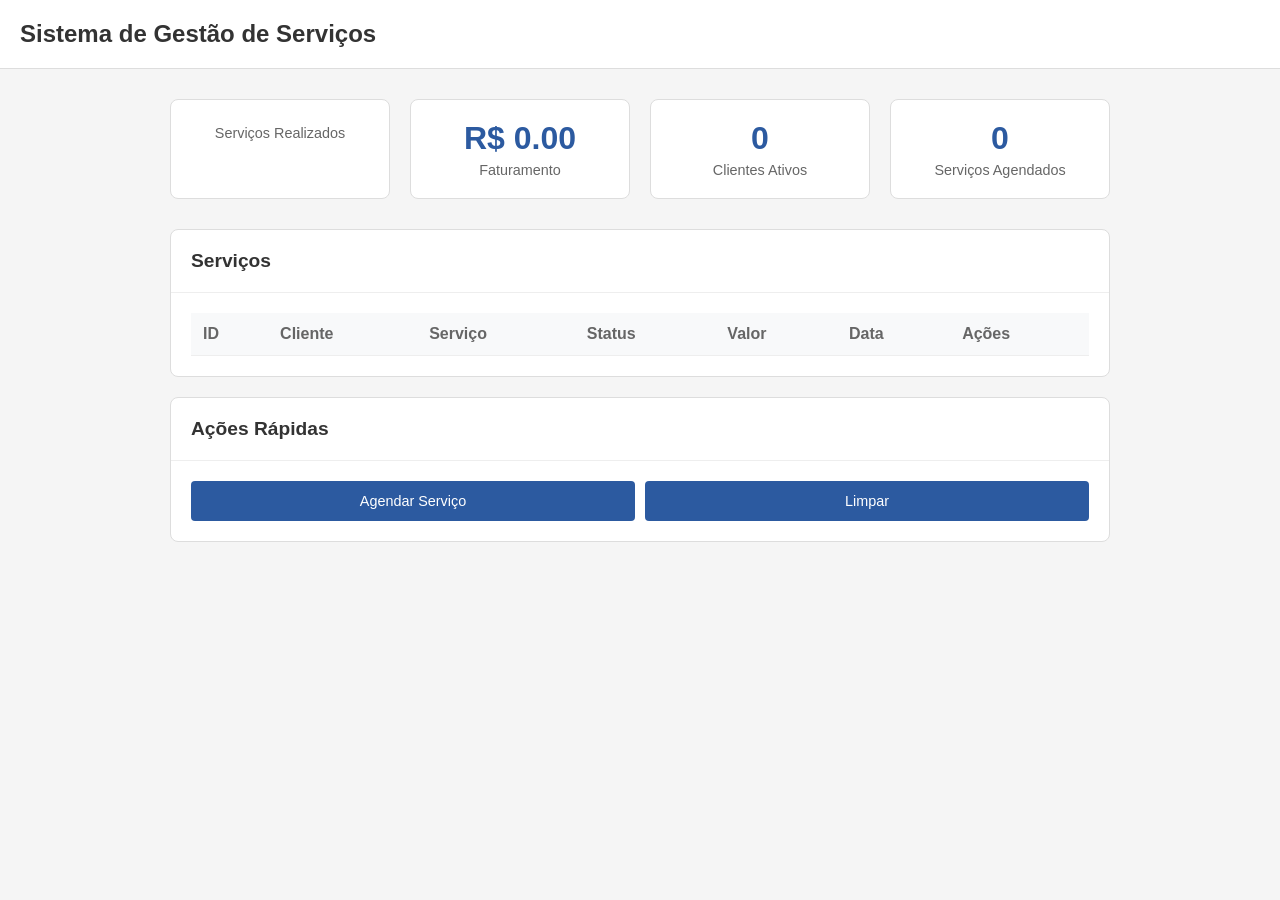
<file: index.html>
<!DOCTYPE html>
<html lang="pt-BR">
<head>
    <meta charset="UTF-8">
    <meta name="viewport" content="width=device-width, initial-scale=1.0">
    <title>Dashboard - Sistema de Gerenciamento de Pedidos</title>
    <link rel="stylesheet" href="/assets/css/_theme.css">
</head>
<body>
    <header class="header">
        <div class="logo">Sistema de Gestão de Serviços</div>
        <div class="user-info"></div>
    </header>

    <main class="main-content">
        <!-- Estatísticas -->
        <div class="stats">
            <div class="stat-card">
                <div class="stat-number"></div>
                <div class="stat-label">Serviços Realizados</div>
            </div>
            <div class="stat-card">
                <div class="stat-fat">0</div>
                <div class="stat-label">Faturamento</div>
            </div>
            <div class="stat-card">
                <div class="stat-clients"></div>
                <div class="stat-label">Clientes Ativos</div>
            </div>
            <div class="stat-card">
                <div class="stat-agends"></div>
                <div class="stat-label">Serviços Agendados</div>
            </div>
        </div>

        <!-- Solicitações Recentes -->
        <div class="section">
            <div class="section-header">Serviços</div>
            <div class="section-content">
                <table class="table">
                    <thead>
                        <tr>
                            <th>ID</th>
                            <th>Cliente</th>
                            <th>Serviço</th>
                            <th>Status</th>
                            <th>Valor</th>
                            <th>Data</th>
                            <th>Ações</th>
                        </tr>
                    </thead>
                    <tbody id="serviceTableBody">
                       
                    </tbody>
                </table>
            </div>
        </div>

        <!-- Ações Rápidas -->
        <div class="section">
            <div class="section-header">Ações Rápidas</div>
            <div class="section-content">
                <div class="actions">
                    <a href="app.html" class="action-btn">Agendar Serviço</a>
                    <button class="action-btn" id="remove-services">Limpar</button>
                </div>
            </div>
        </div>
    </main>
    <script src="/assets/js/app.js"></script>
    <script src="/assets/js/dashboard.js"></script>
</body>
</html>
</file>
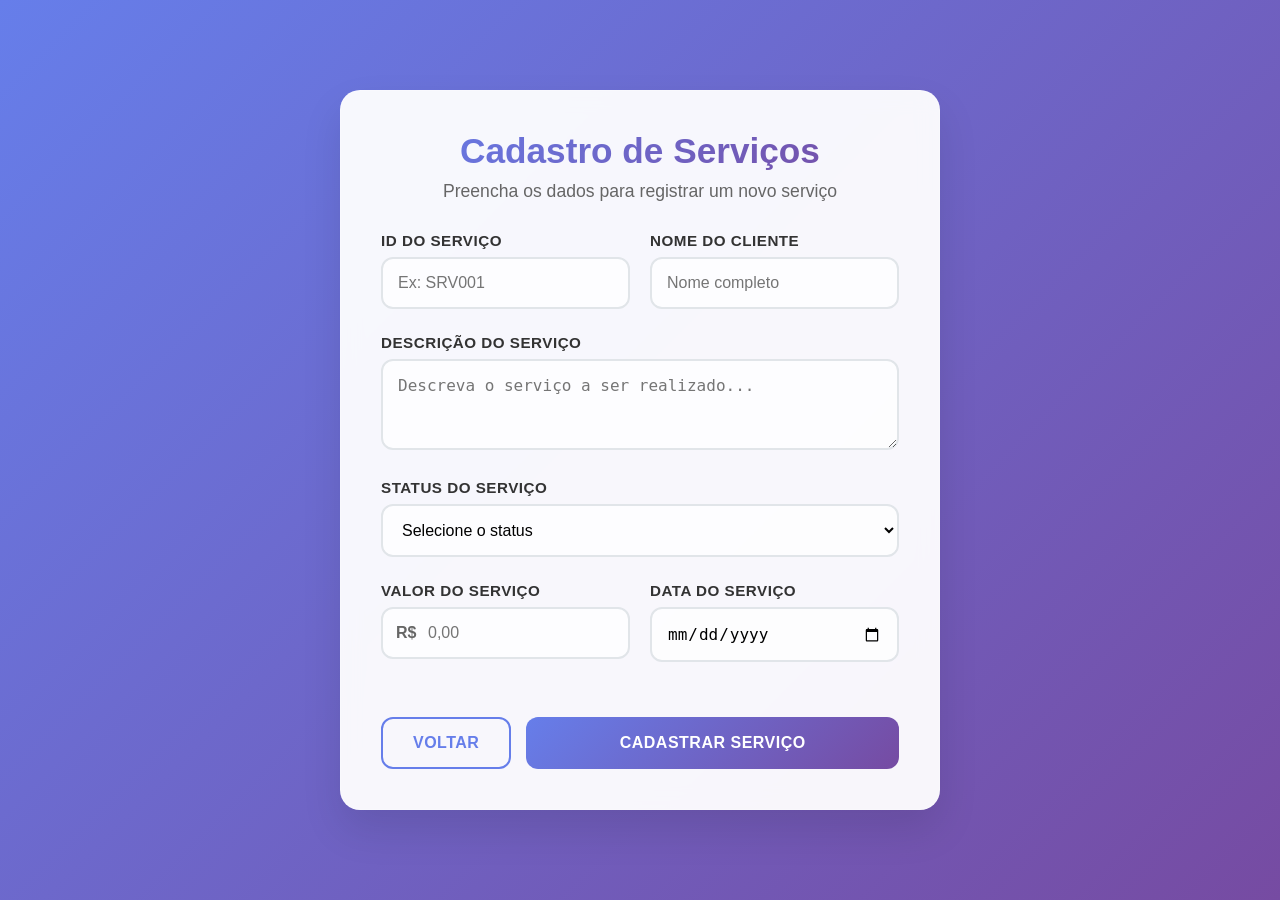
<file: app.html>
<!DOCTYPE html>
<html lang="pt-BR">
<head>
    <meta charset="UTF-8">
    <meta name="viewport" content="width=device-width, initial-scale=1.0">
    <title>Cadastro de Serviços</title>
    <style>
        * {
            margin: 0;
            padding: 0;
            box-sizing: border-box;
        }

        body {
            font-family: 'Segoe UI', Tahoma, Geneva, Verdana, sans-serif;
            background: linear-gradient(135deg, #667eea 0%, #764ba2 100%);
            min-height: 100vh;
            display: flex;
            align-items: center;
            justify-content: center;
            padding: 20px;
        }

        .container {
            background: rgba(255, 255, 255, 0.95);
            backdrop-filter: blur(10px);
            border-radius: 20px;
            padding: 40px;
            box-shadow: 0 20px 40px rgba(0, 0, 0, 0.1);
            width: 100%;
            max-width: 600px;
            border: 1px solid rgba(255, 255, 255, 0.2);
        }

        .form-header {
            text-align: center;
            margin-bottom: 30px;
        }

        .form-header h1 {
            color: #333;
            font-size: 2.2em;
            margin-bottom: 10px;
            background: linear-gradient(135deg, #667eea, #764ba2);
            -webkit-background-clip: text;
            -webkit-text-fill-color: transparent;
            background-clip: text;
        }

        .form-header p {
            color: #666;
            font-size: 1.1em;
        }

        .form-group {
            margin-bottom: 25px;
            position: relative;
        }

        .form-row {
            display: grid;
            grid-template-columns: 1fr 1fr;
            gap: 20px;
        }

        label {
            display: block;
            margin-bottom: 8px;
            color: #333;
            font-weight: 600;
            font-size: 0.95em;
            text-transform: uppercase;
            letter-spacing: 0.5px;
        }

        input, select, textarea {
            width: 100%;
            padding: 15px;
            border: 2px solid #e1e5e9;
            border-radius: 12px;
            font-size: 16px;
            transition: all 0.3s ease;
            background: rgba(255, 255, 255, 0.8);
        }

        input:focus, select:focus, textarea:focus {
            outline: none;
            border-color: #667eea;
            box-shadow: 0 0 0 3px rgba(102, 126, 234, 0.1);
            transform: translateY(-2px);
        }

        input:hover, select:hover, textarea:hover {
            border-color: #a0a8eb;
        }

        select {
            cursor: pointer;
        }

        .currency-input {
            position: relative;
        }

        .currency-input::before {
            content: 'R$';
            position: absolute;
            left: 15px;
            top: 50%;
            transform: translateY(-50%);
            color: #666;
            font-weight: 600;
            z-index: 1;
        }

        .currency-input input {
            padding-left: 45px;
        }

        .btn-container {
            display: flex;
            gap: 15px;
            margin-top: 30px;
        }

        .btn {
            flex: 1;
            padding: 15px 30px;
            border: none;
            border-radius: 12px;
            font-size: 16px;
            font-weight: 600;
            cursor: pointer;
            transition: all 0.3s ease;
            text-transform: uppercase;
            letter-spacing: 0.5px;
        }

        .btn-primary {
            background: linear-gradient(135deg, #667eea, #764ba2);
            color: white;
        }

        .btn-primary:hover {
            transform: translateY(-3px);
            box-shadow: 0 10px 25px rgba(102, 126, 234, 0.3);
        }

        .btn-secondary {
            background: transparent;
            color: #667eea;
            border: 2px solid #667eea;
        }

        .btn-secondary:hover {
            background: #667eea;
            color: white;
            transform: translateY(-3px);
        }

        .status-options {
            display: flex;
            gap: 15px;
            margin-top: 8px;
        }

        .status-option {
            flex: 1;
            position: relative;
        }

        .status-option input[type="radio"] {
            display: none;
        }

        .status-option label {
            display: block;
            padding: 12px;
            text-align: center;
            border: 2px solid #e1e5e9;
            border-radius: 8px;
            cursor: pointer;
            transition: all 0.3s ease;
            margin-bottom: 0;
            text-transform: none;
            letter-spacing: normal;
            font-weight: 500;
        }

        .status-option input[type="radio"]:checked + label {
            border-color: #667eea;
            background: rgba(102, 126, 234, 0.1);
            color: #667eea;
        }

        .success-message {
            background: linear-gradient(135deg, #56ab2f, #a8e6cf);
            color: white;
            padding: 20px;
            border-radius: 12px;
            text-align: center;
            margin-top: 20px;
            display: none;
            animation: fadeIn 0.5s ease;
        }

        @keyframes fadeIn {
            from { opacity: 0; transform: translateY(20px); }
            to { opacity: 1; transform: translateY(0); }
        }

        @media (max-width: 768px) {
            .container {
                padding: 25px;
                margin: 10px;
            }

            .form-row {
                grid-template-columns: 1fr;
            }

            .btn-container {
                flex-direction: column;
            }

            .status-options {
                flex-direction: column;
            }
        }
    </style>
</head>
<body>
    <div class="container">
        <div class="form-header">
            <h1>Cadastro de Serviços</h1>
            <p>Preencha os dados para registrar um novo serviço</p>
        </div>

        <form id="serviceForm">
            <div class="form-row">
                <div class="form-group">
                    <label for="id">ID do Serviço</label>
                    <input type="text" id="id" name="id" required placeholder="Ex: SRV001">
                </div>

                <div class="form-group">
                    <label for="nome">Nome do Cliente</label>
                    <input type="text" id="nome" name="nome" required placeholder="Nome completo">
                </div>
            </div>

            <div class="form-group">
                <label for="servico">Descrição do Serviço</label>
                <textarea id="servico" name="servico" rows="3" required placeholder="Descreva o serviço a ser realizado..."></textarea>
            </div>

            <div class="form-group">
                <label for="status">Status do Serviço</label>
                <select id="status" name="status" required>
                    <option value="">Selecione o status</option>
                    <option value="pendente">Pendente</option>
                    <option value="andamento">Em Andamento</option>
                    <option value="concluido">Concluído</option>
                </select>
            </div>

            <div class="form-row">
                <div class="form-group">
                    <label for="valor">Valor do Serviço</label>
                    <div class="currency-input">
                        <input type="number" id="valor" name="valor" step="0.01" min="0" required placeholder="0,00">
                    </div>
                </div>

                <div class="form-group">
                    <label for="data">Data do Serviço</label>
                    <input type="date" id="data" name="data" required>
                </div>
            </div>

            <div class="btn-container">
                <a href="index.html"><button type="button" class="btn btn-secondary">Voltar</button></a>
                <button type="submit" class="btn btn-primary">Cadastrar Serviço</button>
            </div>
        </form>

        <div id="successMessage" class="success-message">
            <h3>✅ Serviço cadastrado com sucesso!</h3>
            <p>O serviço foi registrado no sistema.</p>
        </div>
    </div>
<script src="assets/js/app.js"></script>
</body>
</html>
</file>
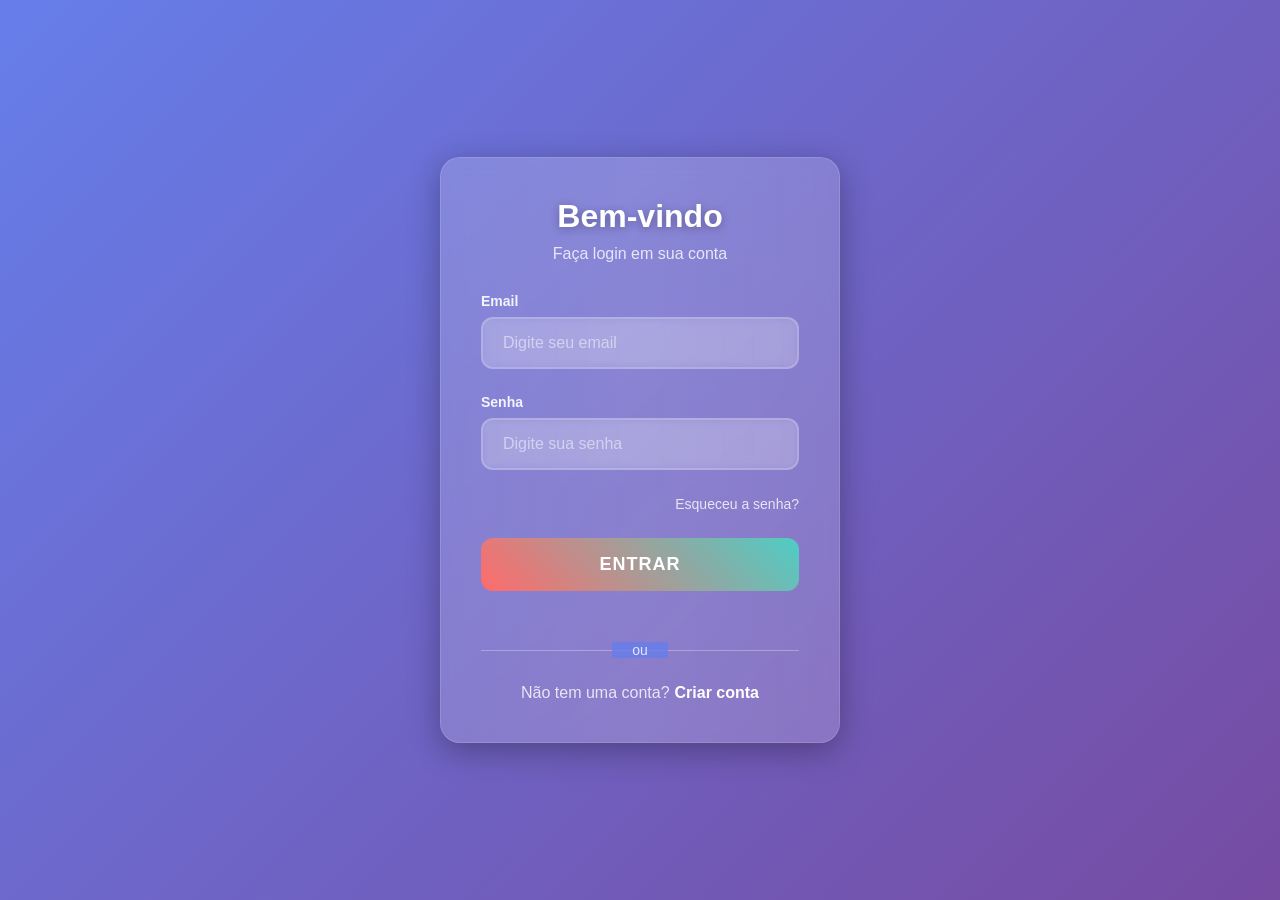
<file: login.html>
<!DOCTYPE html>
<html lang="pt-BR">
<head>
    <meta charset="UTF-8">
    <meta name="viewport" content="width=device-width, initial-scale=1.0">
    <title>Login</title>
    <link rel="stylesheet" href="/assets/css/register.css">
</head>
<body>
    <div class="container">
        <div class="form-header">
            <h1>Bem-vindo</h1>
            <p>Faça login em sua conta</p>
        </div>

        <form class="form">
            <div class="input-group">
                <label for="email">Email</label>
                <input type="email" id="email" name="email" placeholder="Digite seu email" required>
            </div>

            <div class="input-group">
                <label for="password">Senha</label>
                <input type="password" id="password" name="password" placeholder="Digite sua senha" required>
            </div>

            <div class="forgot-password">
                <a href="#">Esqueceu a senha?</a>
            </div>

            <button class="submit-btn">Entrar</button>
        </form>

        <div class="divider">
            <span>ou</span>
        </div>

        <div class="register-link">
            <p>Não tem uma conta?<a href="registro.html">Criar conta</a></p>
        </div>
    </div>
    <script src="/assets/js/login.js"></script>
</body>
</html>
</file>
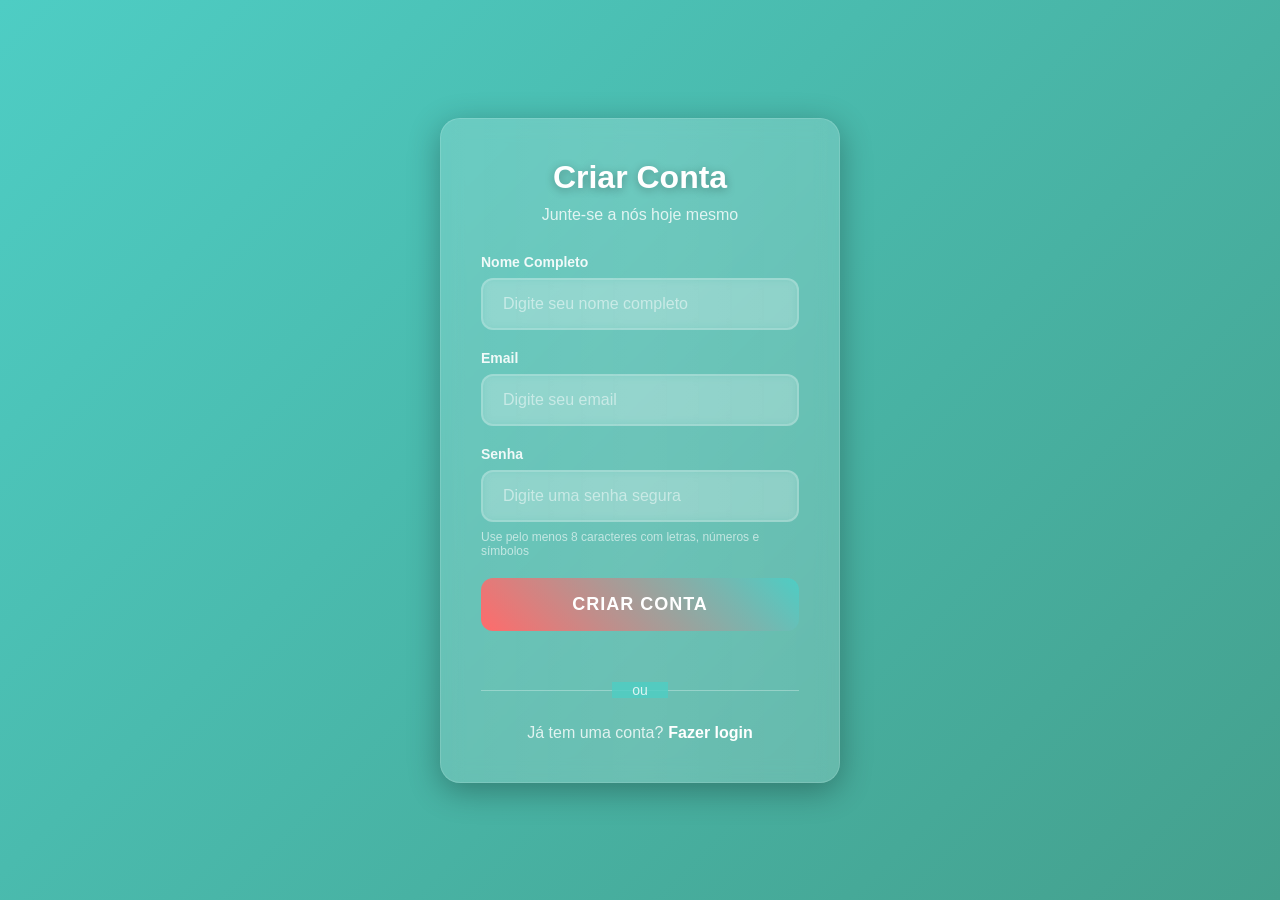
<file: registro.html>
<!DOCTYPE html>
<html lang="pt-BR">
<head>
    <meta charset="UTF-8">
    <meta name="viewport" content="width=device-width, initial-scale=1.0">
    <title>Registro</title>
    <link rel="stylesheet" href="/assets/css/login.css">
</head>
<body>
    <div class="container">
        <div class="form-header">
            <h1>Criar Conta</h1>
            <p>Junte-se a nós hoje mesmo</p>
        </div>

        <form class="form">
            <div class="input-group">
                <label for="name">Nome Completo</label>
                <input type="text" id="name" name="name" placeholder="Digite seu nome completo" required>
            </div>

            <div class="input-group">
                <label for="email">Email</label>
                <input type="email" id="email" name="email" placeholder="Digite seu email" required>
            </div>

            <div class="input-group">
                <label for="password">Senha</label>
                <input type="password" id="password" name="password" placeholder="Digite uma senha segura" required>
                <div class="password-strength">
                    Use pelo menos 8 caracteres com letras, números e símbolos
                </div>
            </div>

            <button class="submit-btn">Criar Conta</button>
        </form>

        <div class="divider">
            <span>ou</span>
        </div>

        <div class="login-link">
            <p>Já tem uma conta?<a href="login.html">Fazer login</a></p>
        </div>
    </div>
    <script src="/assets/js/register.js"></script>
</body>
</html>
</file>
<file: assets/css/_theme.css>
* {
            margin: 0;
            padding: 0;
            box-sizing: border-box;
        }

        body {
            font-family: Arial, sans-serif;
            background: #f5f5f5;
            color: #333;
        }

        .header {
            background: white;
            padding: 20px;
            border-bottom: 1px solid #ddd;
            display: flex;
            justify-content: space-between;
            align-items: center;
        }

        .logo {
            font-size: 1.5rem;
            font-weight: bold;
        }

        .user-info {
            font-size: 0.9rem;
            color: #666;
        }

        .main-content {
            padding: 30px;
            max-width: 1000px;
            margin: 0 auto;
        }

        .stats {
            display: grid;
            grid-template-columns: repeat(auto-fit, minmax(200px, 1fr));
            gap: 20px;
            margin-bottom: 30px;
        }

        .stat-card {
            background: white;
            padding: 20px;
            border-radius: 8px;
            border: 1px solid #ddd;
            text-align: center;
        }

        .stat-number {
            font-size: 2rem;
            font-weight: bold;
            color: #2c5aa0;
            margin-bottom: 5px;
        }

        .stat-fat {
            font-size: 2rem;
            font-weight: bold;
            color: #2c5aa0;
            margin-bottom: 5px;
        }

        .stat-label {
            color: #666;
            font-size: 0.9rem;
        }

        .section {
            background: white;
            border-radius: 8px;
            border: 1px solid #ddd;
            margin-bottom: 20px;
        }

        .section-header {
            padding: 20px;
            border-bottom: 1px solid #eee;
            font-size: 1.2rem;
            font-weight: bold;
        }

        .section-content {
            padding: 20px;
        }

        .table {
            width: 100%;
            border-collapse: collapse;
        }

        .table th,
        .table td {
            text-align: left;
            padding: 12px;
            border-bottom: 1px solid #eee;
        }

        .table th {
            background: #f8f9fa;
            font-weight: bold;
            color: #666;
        }

        .status {
            padding: 4px 8px;
            border-radius: 4px;
            font-size: 0.8rem;
            font-weight: bold;
        }

        .status.pending { background: #e3f2fd; color: #1976d2; }
        .status.processing { background: #fff3e0; color: #f57c00; }
        .completed { background: #e8f5e8; color: #388e3c; }
        .status.shipped { background: #f3e5f5; color: #7b1fa2; }

        .actions {
            display: grid;
            grid-template-columns: repeat(auto-fit, minmax(150px, 1fr));
            gap: 10px;
        }

        .action-btn {
            background: #2c5aa0;
            color: white;
            padding: 12px 16px;
            border: none;
            border-radius: 4px;
            cursor: pointer;
            text-decoration: none;
            display: block;
            text-align: center;
            font-size: 0.9rem;
        }

        .action-btn:hover {
            background: #1e3d72;
        }


        .action-buttons {
            display: flex;
            gap: 5px;
            flex-wrap: wrap;
        }

        .btn-complete, .btn-edit {
            padding: 6px 12px;
            border: none;
            border-radius: 4px;
            cursor: pointer;
            font-size: 0.8rem;
            font-weight: bold;
        }

        .btn-complete {
            background: #28a745;
            color: white;
        }

        .btn-complete:hover:not(:disabled) {
            background: #218838;
        }

        .btn-complete:disabled {
            background: #ccc;
            cursor: not-allowed;
        }

        .btn-edit {
            background: #ffc107;
            color: #212529;
        }

        .btn-edit:hover {
            background: #e0a800;
        }

        /* Responsivo */
        @media (max-width: 768px) {
            .header {
                flex-direction: column;
                gap: 10px;
                text-align: center;
            }

            .main-content {
                padding: 20px;
            }

            .stats {
                grid-template-columns: 1fr;
            }

            .table {
                font-size: 0.8rem;
            }

            .actions {
                grid-template-columns: 1fr;
            }
        }

        .btn-concluir {
    background-color: #28a745;
    color: white;
    border: none;
    padding: 5px 10px;
    border-radius: 5px;
    cursor: pointer;
}

 .btn-remove {
    background-color: #a72828;
    color: white;
    border: none;
    padding: 5px 10px;
    border-radius: 5px;
    cursor: pointer;
}
</file>
<file: assets/css/register.css>
* {
            margin: 0;
            padding: 0;
            box-sizing: border-box;
        }

        body {
            font-family: 'Arial', sans-serif;
            background: linear-gradient(135deg, #667eea 0%, #764ba2 100%);
            min-height: 100vh;
            display: flex;
            align-items: center;
            justify-content: center;
            padding: 20px;
        }

        .container {
            background: rgba(255, 255, 255, 0.1);
            backdrop-filter: blur(10px);
            border-radius: 20px;
            padding: 40px;
            width: 100%;
            max-width: 400px;
            box-shadow: 0 8px 32px rgba(0, 0, 0, 0.3);
            border: 1px solid rgba(255, 255, 255, 0.2);
            position: relative;
            overflow: hidden;
            animation: slideIn 0.6s ease-out;
        }

        @keyframes slideIn {
            from {
                opacity: 0;
                transform: translateY(-30px);
            }
            to {
                opacity: 1;
                transform: translateY(0);
            }
        }

        .container::before {
            content: '';
            position: absolute;
            top: -50%;
            left: -50%;
            width: 200%;
            height: 200%;
            background: linear-gradient(45deg, transparent, rgba(255, 255, 255, 0.1), transparent);
            transform: rotate(45deg);
            animation: shimmer 3s infinite;
        }

        @keyframes shimmer {
            0% { transform: translateX(-100%) translateY(-100%) rotate(45deg); }
            100% { transform: translateX(100%) translateY(100%) rotate(45deg); }
        }

        .form-header {
            text-align: center;
            margin-bottom: 30px;
            position: relative;
            z-index: 1;
        }

        .form-header h1 {
            color: white;
            font-size: 32px;
            font-weight: 700;
            margin-bottom: 10px;
            text-shadow: 0 2px 10px rgba(0, 0, 0, 0.3);
        }

        .form-header p {
            color: rgba(255, 255, 255, 0.8);
            font-size: 16px;
        }

        .form {
            position: relative;
            z-index: 1;
        }

        .input-group {
            margin-bottom: 25px;
            position: relative;
        }

        .input-group label {
            display: block;
            color: rgba(255, 255, 255, 0.9);
            font-size: 14px;
            margin-bottom: 8px;
            font-weight: 600;
        }

        .input-group input {
            width: 100%;
            padding: 15px 20px;
            background: rgba(255, 255, 255, 0.1);
            border: 2px solid rgba(255, 255, 255, 0.2);
            border-radius: 12px;
            color: white;
            font-size: 16px;
            transition: all 0.3s ease;
            backdrop-filter: blur(5px);
        }

        .input-group input::placeholder {
            color: rgba(255, 255, 255, 0.5);
        }

        .input-group input:focus {
            outline: none;
            border-color: rgba(255, 255, 255, 0.5);
            background: rgba(255, 255, 255, 0.15);
            transform: translateY(-2px);
            box-shadow: 0 8px 25px rgba(0, 0, 0, 0.2);
        }

        .forgot-password {
            text-align: right;
            margin-bottom: 25px;
        }

        .forgot-password a {
            color: rgba(255, 255, 255, 0.8);
            text-decoration: none;
            font-size: 14px;
            transition: color 0.3s ease;
        }

        .forgot-password a:hover {
            color: white;
            text-shadow: 0 0 10px rgba(255, 255, 255, 0.5);
        }

        .submit-btn {
            width: 100%;
            padding: 16px;
            background: linear-gradient(45deg, #ff6b6b, #4ecdc4);
            border: none;
            border-radius: 12px;
            color: white;
            font-size: 18px;
            font-weight: 700;
            cursor: pointer;
            transition: all 0.3s ease;
            text-transform: uppercase;
            letter-spacing: 1px;
            margin-bottom: 25px;
            position: relative;
            overflow: hidden;
        }

        .submit-btn::before {
            content: '';
            position: absolute;
            top: 0;
            left: -100%;
            width: 100%;
            height: 100%;
            background: linear-gradient(90deg, transparent, rgba(255, 255, 255, 0.2), transparent);
            transition: left 0.5s;
        }

        .submit-btn:hover::before {
            left: 100%;
        }

        .submit-btn:hover {
            transform: translateY(-2px);
            box-shadow: 0 10px 25px rgba(0, 0, 0, 0.3);
            background: linear-gradient(45deg, #ff5252, #26c6da);
        }

        .submit-btn:active {
            transform: translateY(0);
        }

        .divider {
            text-align: center;
            margin: 25px 0;
            position: relative;
        }

        .divider::before {
            content: '';
            position: absolute;
            top: 50%;
            left: 0;
            right: 0;
            height: 1px;
            background: rgba(255, 255, 255, 0.3);
        }

        .divider span {
            background: rgba(102, 126, 234, 0.8);
            padding: 0 20px;
            color: rgba(255, 255, 255, 0.8);
            font-size: 14px;
            position: relative;
        }

        .register-link {
            text-align: center;
        }

        .register-link p {
            color: rgba(255, 255, 255, 0.8);
            font-size: 16px;
        }

        .register-link a {
            color: white;
            text-decoration: none;
            font-weight: 700;
            margin-left: 5px;
            transition: all 0.3s ease;
            position: relative;
        }

        .register-link a::after {
            content: '';
            position: absolute;
            bottom: -2px;
            left: 0;
            width: 0;
            height: 2px;
            background: white;
            transition: width 0.3s ease;
        }

        .register-link a:hover::after {
            width: 100%;
        }

        .register-link a:hover {
            text-shadow: 0 0 10px rgba(255, 255, 255, 0.5);
        }

        @media (max-width: 480px) {
            .container {
                padding: 30px 25px;
                margin: 10px;
            }
            
            .form-header h1 {
                font-size: 28px;
            }
        }
</file>
<file: assets/css/login.css>
* {
            margin: 0;
            padding: 0;
            box-sizing: border-box;
        }

        body {
            font-family: 'Arial', sans-serif;
            background: linear-gradient(135deg, #4ecdc4 0%, #44a08d 100%);
            min-height: 100vh;
            display: flex;
            align-items: center;
            justify-content: center;
            padding: 20px;
        }

        .container {
            background: rgba(255, 255, 255, 0.1);
            backdrop-filter: blur(10px);
            border-radius: 20px;
            padding: 40px;
            width: 100%;
            max-width: 400px;
            box-shadow: 0 8px 32px rgba(0, 0, 0, 0.3);
            border: 1px solid rgba(255, 255, 255, 0.2);
            position: relative;
            overflow: hidden;
            animation: slideIn 0.6s ease-out;
        }

        @keyframes slideIn {
            from {
                opacity: 0;
                transform: translateY(-30px);
            }
            to {
                opacity: 1;
                transform: translateY(0);
            }
        }

        .container::before {
            content: '';
            position: absolute;
            top: -50%;
            left: -50%;
            width: 200%;
            height: 200%;
            background: linear-gradient(45deg, transparent, rgba(255, 255, 255, 0.1), transparent);
            transform: rotate(45deg);
            animation: shimmer 3s infinite;
        }

        @keyframes shimmer {
            0% { transform: translateX(-100%) translateY(-100%) rotate(45deg); }
            100% { transform: translateX(100%) translateY(100%) rotate(45deg); }
        }

        .form-header {
            text-align: center;
            margin-bottom: 30px;
            position: relative;
            z-index: 1;
        }

        .form-header h1 {
            color: white;
            font-size: 32px;
            font-weight: 700;
            margin-bottom: 10px;
            text-shadow: 0 2px 10px rgba(0, 0, 0, 0.3);
        }

        .form-header p {
            color: rgba(255, 255, 255, 0.8);
            font-size: 16px;
        }

        .form {
            position: relative;
            z-index: 1;
        }

        .input-group {
            margin-bottom: 20px;
            position: relative;
        }

        .input-group label {
            display: block;
            color: rgba(255, 255, 255, 0.9);
            font-size: 14px;
            margin-bottom: 8px;
            font-weight: 600;
        }

        .input-group input {
            width: 100%;
            padding: 15px 20px;
            background: rgba(255, 255, 255, 0.1);
            border: 2px solid rgba(255, 255, 255, 0.2);
            border-radius: 12px;
            color: white;
            font-size: 16px;
            transition: all 0.3s ease;
            backdrop-filter: blur(5px);
        }

        .input-group input::placeholder {
            color: rgba(255, 255, 255, 0.5);
        }

        .input-group input:focus {
            outline: none;
            border-color: rgba(255, 255, 255, 0.5);
            background: rgba(255, 255, 255, 0.15);
            transform: translateY(-2px);
            box-shadow: 0 8px 25px rgba(0, 0, 0, 0.2);
        }

        .checkbox-group {
            display: flex;
            align-items: flex-start;
            margin-bottom: 25px;
            gap: 12px;
        }

        .checkbox-group input[type="checkbox"] {
            width: 20px;
            height: 20px;
            margin: 0;
            accent-color: #4ecdc4;
            cursor: pointer;
        }

        .checkbox-group label {
            color: rgba(255, 255, 255, 0.8);
            font-size: 14px;
            line-height: 1.4;
            cursor: pointer;
            margin: 0;
        }

        .checkbox-group a {
            color: white;
            text-decoration: underline;
            transition: color 0.3s ease;
        }

        .checkbox-group a:hover {
            color: #4ecdc4;
        }

        .submit-btn {
            width: 100%;
            padding: 16px;
            background: linear-gradient(45deg, #ff6b6b, #4ecdc4);
            border: none;
            border-radius: 12px;
            color: white;
            font-size: 18px;
            font-weight: 700;
            cursor: pointer;
            transition: all 0.3s ease;
            text-transform: uppercase;
            letter-spacing: 1px;
            margin-bottom: 25px;
            position: relative;
            overflow: hidden;
        }

        .submit-btn::before {
            content: '';
            position: absolute;
            top: 0;
            left: -100%;
            width: 100%;
            height: 100%;
            background: linear-gradient(90deg, transparent, rgba(255, 255, 255, 0.2), transparent);
            transition: left 0.5s;
        }

        .submit-btn:hover::before {
            left: 100%;
        }

        .submit-btn:hover {
            transform: translateY(-2px);
            box-shadow: 0 10px 25px rgba(0, 0, 0, 0.3);
            background: linear-gradient(45deg, #ff5252, #26c6da);
        }

        .submit-btn:active {
            transform: translateY(0);
        }

        .divider {
            text-align: center;
            margin: 25px 0;
            position: relative;
        }

        .divider::before {
            content: '';
            position: absolute;
            top: 50%;
            left: 0;
            right: 0;
            height: 1px;
            background: rgba(255, 255, 255, 0.3);
        }

        .divider span {
            background: rgba(78, 205, 196, 0.8);
            padding: 0 20px;
            color: rgba(255, 255, 255, 0.8);
            font-size: 14px;
            position: relative;
        }

        .login-link {
            text-align: center;
        }

        .login-link p {
            color: rgba(255, 255, 255, 0.8);
            font-size: 16px;
        }

        .login-link a {
            color: white;
            text-decoration: none;
            font-weight: 700;
            margin-left: 5px;
            transition: all 0.3s ease;
            position: relative;
        }

        .login-link a::after {
            content: '';
            position: absolute;
            bottom: -2px;
            left: 0;
            width: 0;
            height: 2px;
            background: white;
            transition: width 0.3s ease;
        }

        .login-link a:hover::after {
            width: 100%;
        }

        .login-link a:hover {
            text-shadow: 0 0 10px rgba(255, 255, 255, 0.5);
        }

        .password-strength {
            margin-top: 8px;
            font-size: 12px;
            color: rgba(255, 255, 255, 0.6);
        }

        @media (max-width: 480px) {
            .container {
                padding: 30px 25px;
                margin: 10px;
            }
            
            .form-header h1 {
                font-size: 28px;
            }
        }
</file>
